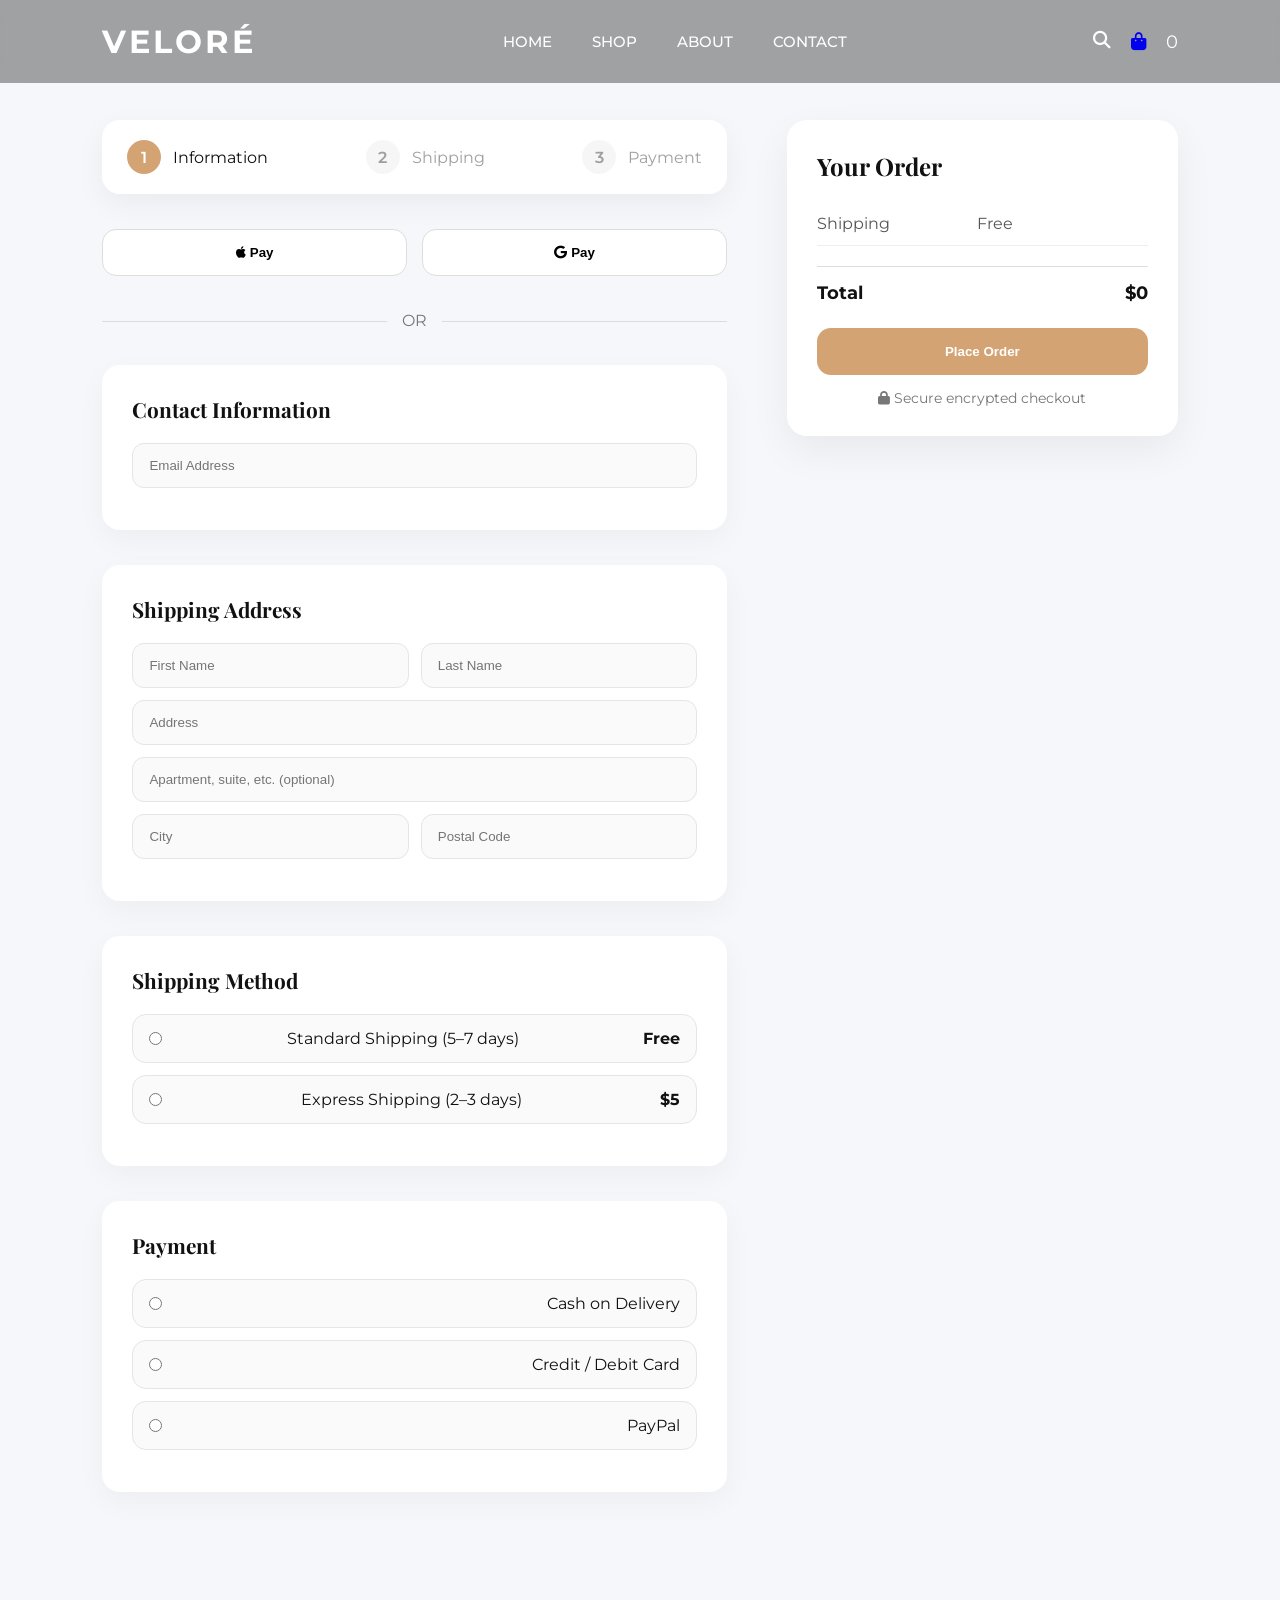
<file: checkout.html>
<!DOCTYPE html>
<html lang="en">

<head>

    <meta charset="UTF-8">
    <meta name="viewport" content="width=device-width, initial-scale=1.0">

    <title>Checkout | VELORÉ</title>

    <link href="https://fonts.googleapis.com/css2?family=Montserrat:wght@300;400;500;600;700&family=Playfair+Display:wght@500;600;700&display=swap" rel="stylesheet">

    <link rel="stylesheet" href="https://cdnjs.cloudflare.com/ajax/libs/font-awesome/6.5.2/css/all.min.css">

    <link rel="stylesheet" href="css/style.css">
    <link rel="stylesheet" href="css/checkout.css">

</head>

<body>

<header class="header">
    <nav class="navbar">

        <div class="logo">VELORÉ</div>

        <ul class="nav-links">
            <li><a href="index.html">HOME</a></li>
            <li><a href="shop.html">SHOP</a></li>
            <li><a href="about.html">ABOUT</a></li>
            <li><a href="contact.html">CONTACT</a></li>
        </ul>
        <div class="nav-icons">
            <i class="fa-solid fa-magnifying-glass"></i>
            <a href="cart.html"><i class="fa-solid fa-bag-shopping"></i></a>
            <span class="cart-count">0</span>
        </div>

    </nav>
</header>

<section class="checkout-wrapper">

    <div class="checkout-main">

        <div class="checkout-steps">

            <div class="step active">
                <span>1</span>
                <p>Information</p>
            </div>

            <div class="step">
                <span>2</span>
                <p>Shipping</p>
            </div>

            <div class="step">
                <span>3</span>
                <p>Payment</p>
            </div>

        </div>

        <div class="express-checkout">

            <button class="apple">
                <i class="fa-brands fa-apple"></i> Pay
            </button>

            <button class="google">
                <i class="fa-brands fa-google"></i> Pay
            </button>

        </div>

        <div class="divider">
            <span>OR</span>
        </div>

        <div class="checkout-section">

            <h2>Contact Information</h2>

            <input type="email" placeholder="Email Address">

        </div>

        <div class="checkout-section">

            <h2>Shipping Address</h2>

            <div class="grid-2">
                <input type="text" placeholder="First Name">
                <input type="text" placeholder="Last Name">
            </div>

            <input type="text" placeholder="Address">
            <input type="text" placeholder="Apartment, suite, etc. (optional)">

            <div class="grid-2">
                <input type="text" placeholder="City">
                <input type="text" placeholder="Postal Code">
            </div>

        </div>

        <div class="checkout-section">

            <h2>Shipping Method</h2>

            <label class="radio-box">
                <input type="radio" name="ship">
                <span>Standard Shipping (5–7 days)</span>
                <strong>Free</strong>
            </label>

            <label class="radio-box">
                <input type="radio" name="ship">
                <span>Express Shipping (2–3 days)</span>
                <strong>$5</strong>
            </label>

        </div>

        <div class="checkout-section">

            <h2>Payment</h2>

            <label class="radio-box">
                <input type="radio" name="pay">
                <span>Cash on Delivery</span>
            </label>

            <label class="radio-box">
                <input type="radio" name="pay">
                <span>Credit / Debit Card</span>
            </label>

            <label class="radio-box">
                <input type="radio" name="pay">
                <span>PayPal</span>
            </label>

        </div>

    </div>

    <div class="checkout-sidebar">

        <h2>Your Order</h2>

        <div id="cart-items"></div>

        <div class="order-item">
            <span>Shipping</span>
            <span id="shipping-cost">Free</span>
        </div>

        <div class="order-total">
            <span>Total</span>
            <span id="cart-total">$0</span>
        </div>

        <button class="place-order">
            Place Order
        </button>

        <p class="secure">
            <i class="fa-solid fa-lock"></i>
            Secure encrypted checkout
        </p>

    </div>

</section>

<script src="js/cart.js"></script>
<script src="js/checkout.js"></script>
</body>
</html>
<script src="js/cart-badge.js"></script>
<script src="js/page-transition.js"></script>

</body>

</html>
</file>
<file: css/style.css>
/* =========================
   GLOBAL STYLES
========================= */

*{
    margin: 0;
    padding: 0;
    box-sizing: border-box;
}

:root{

    --primary: #d4a373;
    --dark: #111111;
    --light: #f8f5f2;
    --white: #ffffff;
    --text: #666666;
    --border: #e8e8e8;

}

html{
    scroll-behavior: smooth;
}

body{

    font-family: 'Montserrat', sans-serif;
    background: var(--white);
    color: var(--dark);
    overflow-x: hidden;

}

img{
    width: 100%;
    display: block;
}

a{
    text-decoration: none;
}

ul{
    list-style: none;
}

section{
    padding: 100px 8%;
}


/* =========================
   NAVBAR
========================= */

.header{

    position: fixed;
    width: 100%;
    top: 0;
    left: 0;
    z-index: 999;

    background: rgba(0,0,0,0.35);
    backdrop-filter: blur(10px);

}

.navbar{

    display: flex;
    justify-content: space-between;
    align-items: center;

    padding: 22px 8%;

}

.logo{

    color: var(--white);
    font-size: 2rem;
    font-weight: 700;
    letter-spacing: 3px;

}

.nav-links{

    display: flex;
    gap: 40px;

}

.nav-links a{

    color: var(--white);
    font-size: 0.95rem;
    font-weight: 500;

    transition: 0.3s ease;

/* Offset fixed navbar: give hero sections space below header */
.shop-hero,
.about-hero,
.contact-hero{
    margin-top: 90px;
}

@media(max-width: 768px){
    .shop-hero,
    .about-hero,
    .contact-hero{
        margin-top: 70px;
    }
}

    position: relative;

}

.nav-links a::after{

    content: '';
    position: absolute;

    left: 0;
    bottom: -6px;

    width: 0%;
    height: 2px;

    background: var(--primary);

    transition: 0.3s ease;

}

.nav-links a:hover::after{
    width: 100%;
}

.nav-icons{

    display: flex;
    gap: 20px;

    color: var(--white);
    font-size: 1.1rem;
    cursor: pointer;

}


/* =========================
   HERO SECTION
========================= */

.hero{

    height: 100vh;

    background:
    linear-gradient(rgba(0,0,0,0.45), rgba(0,0,0,0.45)),
    url('images/hero.jpg');

    background-size: cover;
    background-position: center;

    display: flex;
    align-items: center;

    position: relative;

}

.hero-content{

    max-width: 650px;
    color: var(--white);

}

.hero-subtitle{

    letter-spacing: 3px;
    margin-bottom: 20px;
    font-size: 0.9rem;

}

.hero h1{

    font-family: 'Playfair Display', serif;

    font-size: 5rem;
    line-height: 1.1;

    margin-bottom: 25px;

}

.hero-text{

    font-size: 1rem;
    line-height: 1.9;

    color: #f1f1f1;

    margin-bottom: 35px;

}

.hero-buttons{

    display: flex;
    gap: 20px;

}

.btn{

    padding: 16px 34px;
    border-radius: 40px;

    font-weight: 600;

    transition: 0.4s ease;

    display: inline-block;

}

.primary-btn{

    background: var(--primary);
    color: var(--white);

}

.primary-btn:hover{

    background: #bd8652;
    transform: translateY(-3px);

}

.secondary-btn{

    border: 1px solid var(--white);
    color: var(--white);

}

.secondary-btn:hover{

    background: var(--white);
    color: var(--dark);

}


/* =========================
   SECTION TITLES
========================= */

.section-title{

    text-align: center;
    margin-bottom: 60px;

}

.section-title p{

    color: var(--primary);
    letter-spacing: 2px;
    margin-bottom: 10px;
    font-size: 0.9rem;

}

.section-title h2{

    font-size: 2.8rem;
    font-family: 'Playfair Display', serif;

}


/* =========================
   PRODUCTS
========================= */

.products-grid{

    display: grid;
    grid-template-columns: repeat(4, 1fr);
    gap: 30px;

}

.product-card{

    background: var(--white);

    border-radius: 20px;
    overflow: hidden;

    transition: 0.4s ease;

    box-shadow: 0 5px 25px rgba(0,0,0,0.05);

}

.product-card:hover{

    transform: translateY(-10px);

    box-shadow: 0 15px 40px rgba(0,0,0,0.1);

}

.product-card img{

    height: 320px;
    object-fit: cover;

    transition: 0.5s ease;

}

.product-card:hover img{

    transform: scale(1.05);

}

.product-info{

    padding: 25px;

}

.product-info span{

    color: var(--primary);
    font-size: 0.85rem;
    letter-spacing: 1px;

}

.product-info h3{

    margin: 12px 0;
    font-size: 1.1rem;
    line-height: 1.5;

}

.product-info p{

    font-weight: 700;
    margin-bottom: 20px;

}

.product-info button{

    width: 100%;
    padding: 14px;

    border: none;
    border-radius: 30px;

    background: var(--dark);
    color: var(--white);

    cursor: pointer;

    transition: 0.3s ease;

}

.product-info button:hover{

    background: var(--primary);

}


/* =========================
   BEST SELLERS
========================= */

.best-sellers{

    background: var(--light);

}


/* =========================
   BLOG SECTION
========================= */

.blog-section{

    display: grid;
    grid-template-columns: 1fr 1fr;
    gap: 60px;

    align-items: center;

}

.blog-image img{

    border-radius: 25px;
    height: 500px;
    object-fit: cover;

}

.blog-content p:first-child{

    color: var(--primary);
    letter-spacing: 2px;
    margin-bottom: 15px;

}

.blog-content h2{

    font-size: 3rem;
    font-family: 'Playfair Display', serif;

    margin-bottom: 25px;

    line-height: 1.3;

}

.blog-text{

    color: var(--text);
    line-height: 1.9;
    margin-bottom: 30px;

}


/* =========================
   TESTIMONIALS
========================= */

.testimonials{

    background: var(--light);

}

.testimonial-grid{

    display: grid;
    grid-template-columns: repeat(3, 1fr);
    gap: 30px;

}

.testimonial-card{

    background: var(--white);
    padding: 40px;
    border-radius: 20px;

    box-shadow: 0 5px 25px rgba(0,0,0,0.05);

    transition: 0.4s ease;

}

.testimonial-card:hover{

    transform: translateY(-10px);

}

.stars{

    color: gold;
    margin-bottom: 20px;
    font-size: 1.1rem;

}

.testimonial-card h3{

    margin-bottom: 15px;

}

.testimonial-card p{

    color: var(--text);
    line-height: 1.8;
    margin-bottom: 20px;

}

.testimonial-card h4{

    color: var(--primary);

}


/* =========================
   FEATURES
========================= */

.features-grid{

    display: grid;
    grid-template-columns: repeat(4, 1fr);
    gap: 30px;

}

.feature-box{

    text-align: center;
    padding: 50px 30px;

    border-radius: 20px;

    background: var(--white);

    box-shadow: 0 5px 25px rgba(0,0,0,0.05);

    transition: 0.4s ease;

}

.feature-box:hover{

    transform: translateY(-10px);

}

.feature-box i{

    font-size: 2.5rem;
    color: var(--primary);

    margin-bottom: 25px;

}

.feature-box h3{

    margin-bottom: 15px;

}

.feature-box p{

    color: var(--text);
    line-height: 1.8;

}


/* =========================
   FOOTER
========================= */

.footer{

    background: var(--dark);
    color: var(--white);

    padding-top: 80px;

}

.footer-container{

    display: grid;
    grid-template-columns: repeat(4, 1fr);

    gap: 50px;

    padding: 0 8% 60px;

}

.footer-col h2,
.footer-col h3{

    margin-bottom: 25px;

}

.footer-col p{

    color: #cccccc;
    line-height: 1.9;
    margin-bottom: 20px;

}

.footer-col ul li{

    margin-bottom: 15px;

}

.footer-col ul li a{

    color: #cccccc;
    transition: 0.3s ease;

}

.footer-col ul li a:hover{

    color: var(--primary);

}

.footer-col input{

    width: 100%;
    padding: 14px;

    border: none;
    border-radius: 30px;

    margin-bottom: 15px;

}

.footer-col button{

    padding: 14px 25px;

    border: none;
    border-radius: 30px;

    background: var(--primary);
    color: var(--white);

    cursor: pointer;

}

.footer-bottom{

    text-align: center;

    border-top: 1px solid rgba(255,255,255,0.1);

    padding: 25px;

    color: #cccccc;

}


/* =========================
   RESPONSIVE DESIGN
========================= */

@media(max-width: 1100px){

    .products-grid,
    .features-grid{

        grid-template-columns: repeat(2, 1fr);

    }

    .testimonial-grid{

        grid-template-columns: 1fr;

    }

    .blog-section{

        grid-template-columns: 1fr;

    }

    .footer-container{

        grid-template-columns: repeat(2, 1fr);

    }

}


@media(max-width: 768px){

    section{
        padding: 80px 5%;
    }

    .navbar{

        padding: 20px 5%;

    }

    .nav-links{

        display: none;

    }

    .hero h1{

        font-size: 3.5rem;

    }

    .products-grid,
    .features-grid,
    .footer-container{

        grid-template-columns: 1fr;

    }

    .hero-buttons{

        flex-direction: column;
        align-items: flex-start;

    }

    .blog-content h2{

        font-size: 2.2rem;

    }

}

button, .btn{

    transition: all 0.2s ease;

}

button:active{

    transform: scale(0.95);

}

.product-card:hover{

    transform: translateY(-6px);

    transition: 0.3s ease;

}

body{
    transition: opacity 360ms ease;
    opacity: 0;
}

body.has-loaded{
    opacity: 1;
}

body.is-exiting{
    opacity: 0;
}
</file>
<file: css/checkout.css>
/* =========================
   GLOBAL RESET IMPROVEMENT
========================= */

body{
    background: #f6f7fb;
}

/* =========================
   MAIN LAYOUT
========================= */

.checkout-wrapper{

    display: grid;
    grid-template-columns: 1.6fr 1fr;

    gap: 60px;

    padding: 120px 8%;

    align-items: start;

}

/* =========================
   LEFT PANEL (MAIN FLOW)
========================= */

.checkout-main{

    display: flex;
    flex-direction: column;
    gap: 35px;

}

/* =========================
   STEP INDICATOR
========================= */

.checkout-steps{

    display: flex;
    justify-content: space-between;

    background: white;

    padding: 20px 25px;

    border-radius: 18px;

    box-shadow: 0 10px 30px rgba(0,0,0,0.05);

}

.step{

    display: flex;
    align-items: center;
    gap: 12px;

    opacity: 0.4;

}

.step span{

    width: 34px;
    height: 34px;

    border-radius: 50%;

    display: flex;
    justify-content: center;
    align-items: center;

    background: #eaeaea;

    font-weight: 600;

}

.step.active{

    opacity: 1;

}

.step.active span{

    background: #d4a373;
    color: white;

}

/* =========================
   EXPRESS CHECKOUT
========================= */

.express-checkout{

    display: grid;
    grid-template-columns: 1fr 1fr;

    gap: 15px;

}

.express-checkout button{

    padding: 15px;

    border-radius: 14px;

    border: 1px solid #ddd;

    background: white;

    font-weight: 600;

    cursor: pointer;

    transition: 0.3s ease;

}

.express-checkout button:hover{

    transform: translateY(-3px);

    box-shadow: 0 10px 20px rgba(0,0,0,0.08);

}

.apple:hover{
    background: black;
    color: white;
}

.google:hover{
    background: #f1f1f1;
}

/* =========================
   DIVIDER
========================= */

.divider{

    text-align: center;

    position: relative;

}

.divider span{

    background: #f6f7fb;

    padding: 0 15px;

    position: relative;
    z-index: 2;

    color: #777;

}

.divider::before{

    content: "";

    position: absolute;

    top: 50%;
    left: 0;

    width: 100%;
    height: 1px;

    background: #ddd;

    z-index: 1;

}

/* =========================
   SECTIONS
========================= */

.checkout-section{

    background: white;

    padding: 30px;

    border-radius: 18px;

    box-shadow: 0 10px 30px rgba(0,0,0,0.04);

}

.checkout-section h2{

    font-size: 1.3rem;

    margin-bottom: 20px;

    font-family: 'Playfair Display', serif;

}

/* =========================
   INPUTS
========================= */

.checkout-section input{

    width: 100%;

    padding: 14px 16px;

    margin-bottom: 12px;

    border-radius: 12px;

    border: 1px solid #e5e5e5;

    outline: none;

    background: #fafafa;

    transition: 0.3s ease;

}

.checkout-section input:focus{

    border-color: #d4a373;
    background: white;

}

/* =========================
   GRID INPUTS
========================= */

.grid-2{

    display: grid;
    grid-template-columns: 1fr 1fr;

    gap: 12px;

}

/* =========================
   RADIO BOX (MODERN UX)
========================= */

.radio-box{

    display: flex;
    justify-content: space-between;
    align-items: center;

    padding: 14px 16px;

    border: 1px solid #e5e5e5;

    border-radius: 14px;

    margin-bottom: 12px;

    cursor: pointer;

    transition: 0.3s ease;

    background: #fafafa;

}

.radio-box:hover{

    border-color: #d4a373;

    transform: translateY(-2px);

    background: white;

}

.radio-box input{

    width: auto;

    margin: 0;

}

/* =========================
   RIGHT SIDEBAR (STICKY)
========================= */

.checkout-sidebar{

    position: sticky;

    top: 120px;

    background: white;

    padding: 30px;

    border-radius: 20px;

    box-shadow: 0 15px 40px rgba(0,0,0,0.06);

    height: fit-content;

}

.checkout-sidebar h2{

    margin-bottom: 20px;

    font-family: 'Playfair Display', serif;

}

/* =========================
   ORDER ITEMS
========================= */

.order-item{

    display: flex;
    justify-content: space-between;

    margin-bottom: 12px;

    color: #555;

}

.order-total{

    display: flex;
    justify-content: space-between;

    margin-top: 20px;

    padding-top: 15px;

    border-top: 1px solid #ddd;

    font-weight: bold;

    font-size: 1.1rem;

}

/* =========================
   BUTTON
========================= */

.place-order{

    width: 100%;

    margin-top: 25px;

    padding: 16px;

    border: none;

    border-radius: 14px;

    background: #d4a373;

    color: white;

    font-weight: 600;

    cursor: pointer;

    transition: 0.3s ease;

}

.place-order:hover{

    background: #b88758;

    transform: translateY(-3px);

}

/* =========================
   SECURITY NOTE
========================= */

.secure{

    margin-top: 15px;

    font-size: 0.85rem;

    color: #777;

    text-align: center;

}

/* =========================
   RESPONSIVE
========================= */

@media(max-width: 1000px){

    .checkout-wrapper{

        grid-template-columns: 1fr;

    }

    .checkout-sidebar{

        position: relative;

        top: auto;

    }

}

/* =========================
   CHECKOUT ITEM ROW
========================= */

.order-item{

    display: grid;
    grid-template-columns: 2fr 1fr 1fr auto;

    align-items: center;

    gap: 10px;

    padding: 12px 0;

    border-bottom: 1px solid #eee;

}

/* ITEM INFO */

.item-info strong{
    display: block;
    font-size: 0.95rem;
}

.item-info small{
    color: gray;
    font-size: 0.8rem;
}

/* QTY CONTROLS */

.qty-controls{

    display: flex;
    align-items: center;
    gap: 8px;

}

.qty-controls button{

    width: 28px;
    height: 28px;

    border: none;
    border-radius: 6px;

    background: #eee;

    cursor: pointer;

    font-weight: bold;

}

.qty-controls button:hover{
    background: #ddd;
}

/* ITEM TOTAL */

.item-total{
    font-weight: 600;
}

/* REMOVE BUTTON */

.remove-btn{

    border: none;
    background: transparent;

    cursor: pointer;

    color: #999;

    font-size: 1rem;

}

.remove-btn:hover{
    color: red;
}

.empty-cart{

    text-align: center;

    padding: 40px 20px;

    color: #777;

}

.empty-cart i{

    font-size: 2.5rem;

    margin-bottom: 15px;

    color: #bbb;

}

.empty-cart h3{

    margin-bottom: 10px;

    color: #444;

}

.continue-btn{

    display: inline-block;

    margin-top: 15px;

    padding: 10px 18px;

    background: #d4a373;

    color: white;

    border-radius: 10px;

    text-decoration: none;

    transition: 0.3s ease;

}

.continue-btn:hover{
    background: #b88758;
}
</file>
